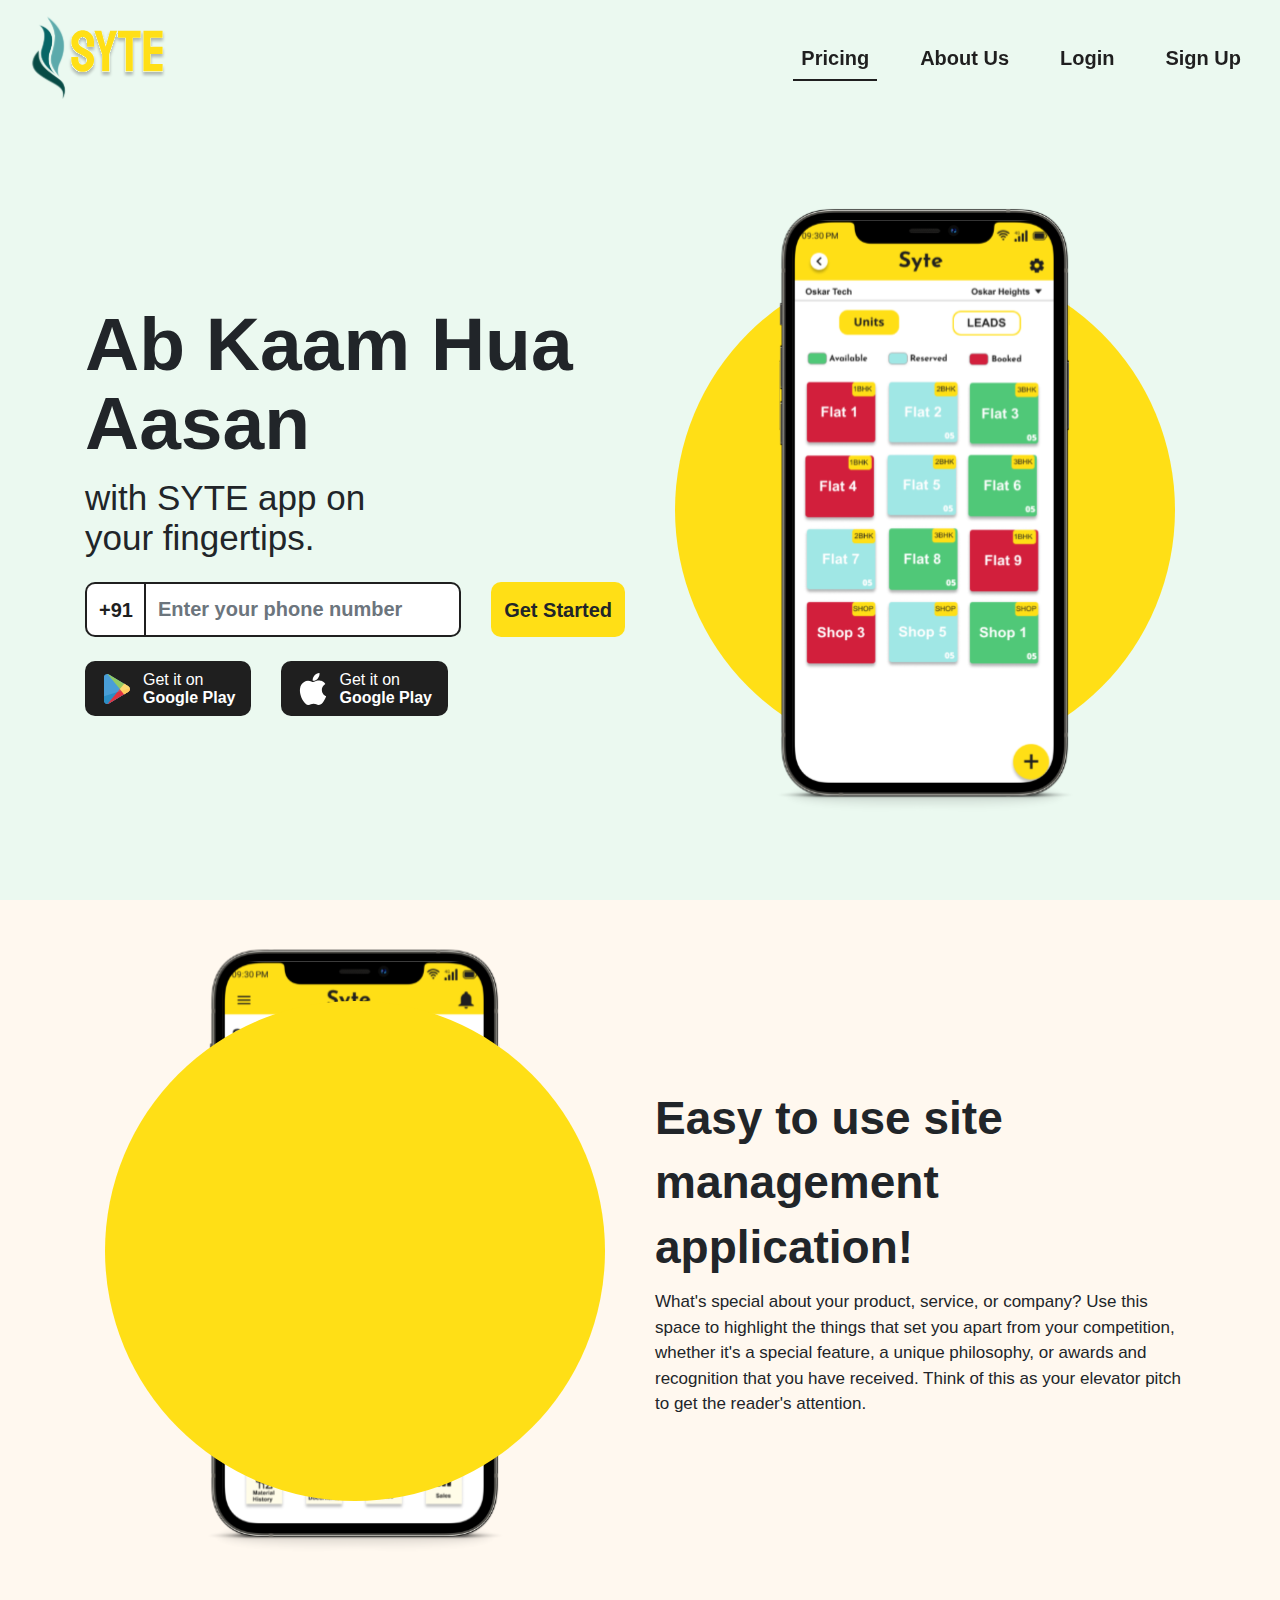
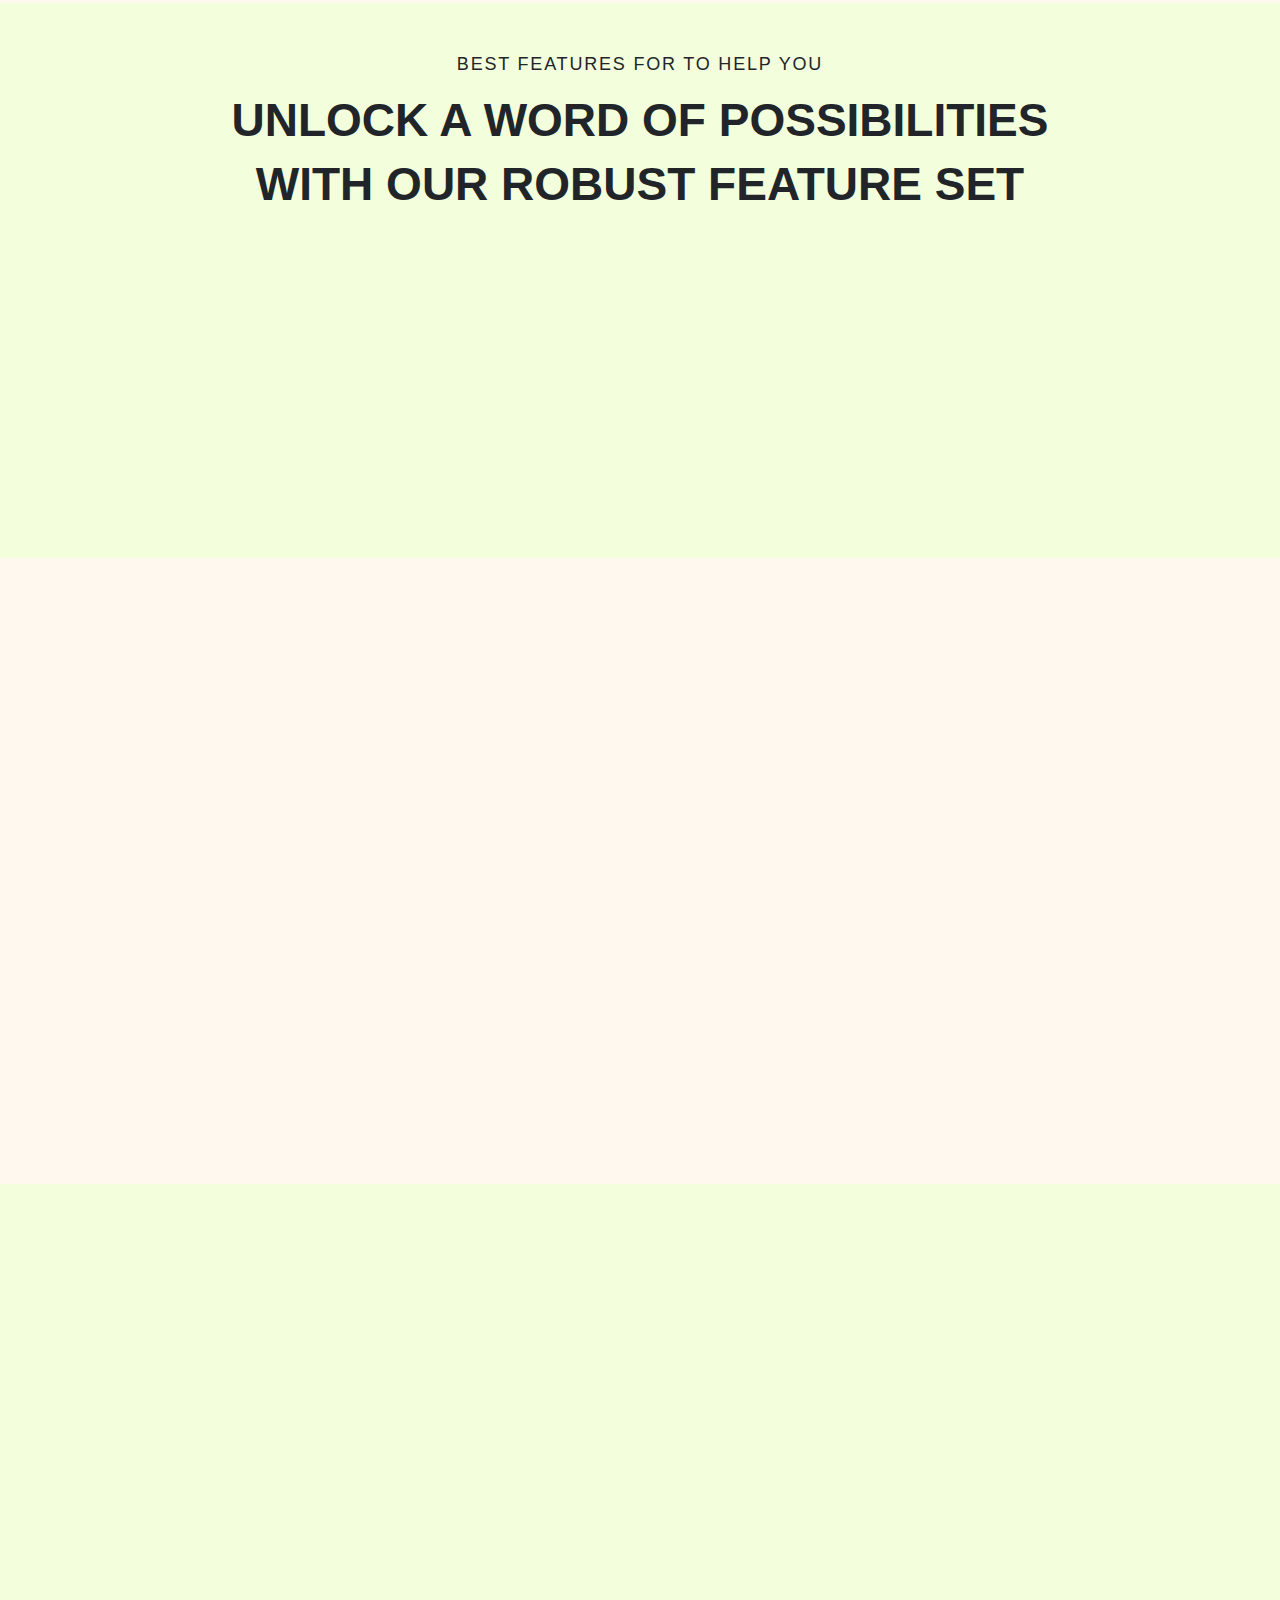
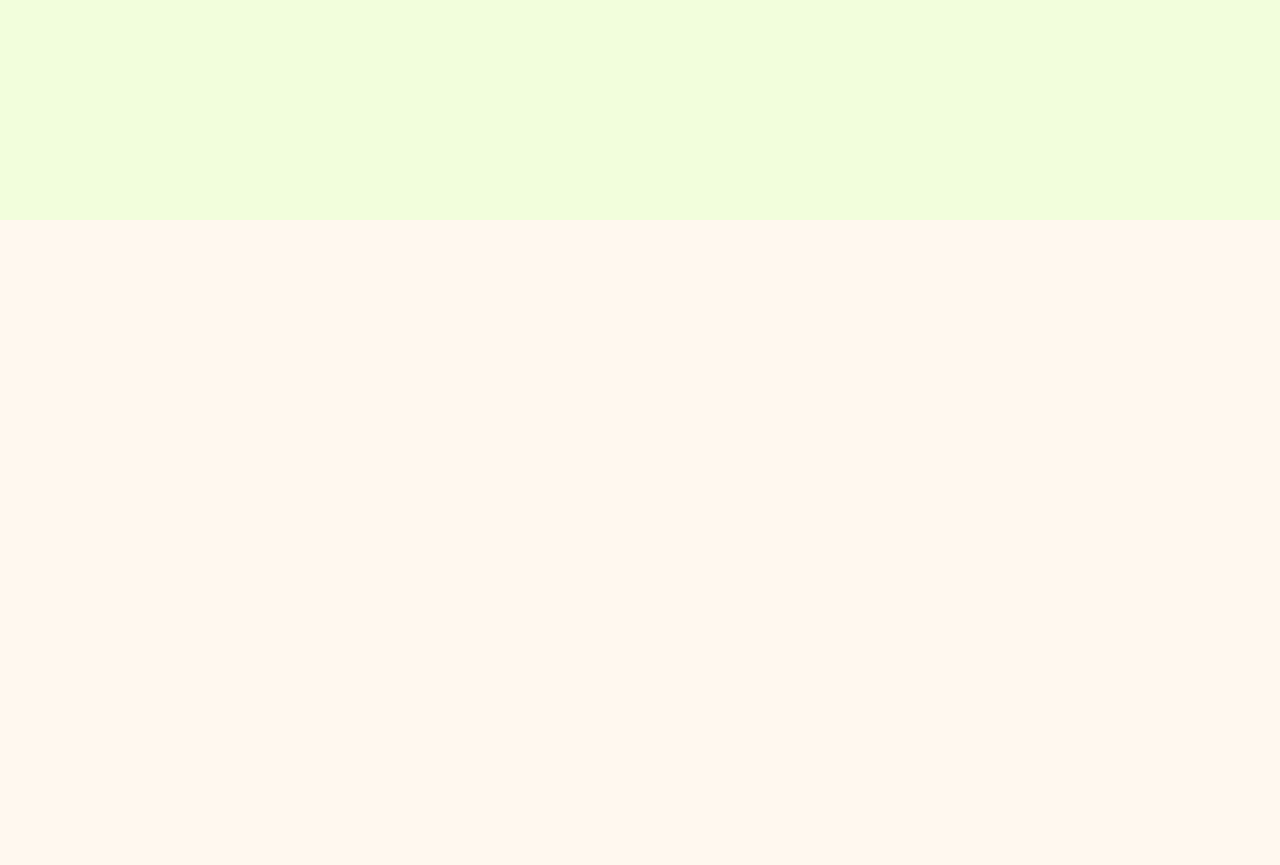
<file: index.html>
<!DOCTYPE html>
<html lang="en">
<head>
    <meta charset="UTF-8">
    <meta http-equiv="X-UA-Compatible" content="IE=edge">
    <meta name="viewport" content="width=device-width, initial-scale=1.0">
    <title>SYTE</title>
    <link rel="stylesheet" href="./assets/libs/bootstrap/bootstrap.min.css">
    <link rel="stylesheet" href="./assets/css/style.min.css">
    <link href="https://unpkg.com/aos@2.3.1/dist/aos.css" rel="stylesheet">
</head>
<body>
    <div class="container-fluid header fixed-top top-0 w-100">
        <nav class="navbar navbar-expand-md bg-theme2 headersection">
            <a class="navbar-brand" href="#">
                <img src="assets/img/logo/logo.svg" class="h-100" alt="">
            </a>
            <button class="navbar-toggler d-none" type="button" data-toggle="collapse" data-target="#navbarsExample04"
                aria-controls="navbarsExample04" aria-expanded="false" aria-label="Toggle navigation">
                <span class="navbar-toggler-icon"></span>
            </button>
            <button class="offcanvasBtn shadow-none border-0">
                <img src="assets/img/menu.svg" class="w-100 h-auto" alt="">
            </button>
            <div class="collapse navbar-collapse navitems" id="navbarsExample04">
                <ul class="navbar-nav ml-auto">
                    <li class="nav-item active"><a class="nav-link d-inline-block" href="#">Pricing <span class="sr-only">(current)</span></a></li>
                    <li class="nav-item"><a class="nav-link d-inline-block" href="#">About Us</a></li>
                    <li class="nav-item"><a class="nav-link d-inline-block" href="#">Login</a></li>
                    <li class="nav-item"><a class="nav-link d-inline-block" href="#">Sign Up</a></li>
                </ul>
            </div>
        </nav>
    </div>

    <div class="container-fluid heroSection pt-5 pb-4 pb-sm-5 vh-100">
        <div class="container innersection mt-sm-5 mt-4 h-100">
            <div class="row justify-content-between align-items-center h-100">
                <div class="col-lg-6 col-md-7 contantSide px-0 order-md-1 order-2">
                    <div class="row mx-0 text-sm-left text-center">
                        <div class="col-12 mainHeading">Ab Kaam Hua Aasan</div>
                        <div class="col-lg-8 subHeading mt-lg-3">with SYTE app on your fingertips.</div>
                        <div class="col-12 px-0 my-lg-4 my-sm-3 mt-3">
                            <div class="row mx-0 align-items-center inputBox">
                                <div class="col">
                                    <div class="input-group ">
                                        <div class="input-group-prepend">
                                            <span class="input-group-text bg-white" id="basic-addon1">+91</span>
                                        </div>
                                        <input type="tel" class="form-control  shadow-none" placeholder="Enter your phone number" aria-label="Enter your phone number" aria-describedby="basic-addon1">
                                    </div>
                                </div>
                                <div class="col-auto getBtn m"><button type="button" class="btn customBtn shadow-none">Get Started</button></div>
                            </div>
                        </div>
                        <div class="col-12 px-0">
                            <div class="row mx-0 align-items-center androidBtn justify-content-center justify-content-md-start">
                                <div class="col-auto">
                                    <a href="javascript:;" class="android_btn py-2 px-3 border-0 text-white d-flex align-items-center justify-content-center">
                                        <div class="icon pe-1"><img src="assets/img/Playstore.svg" class="w-sm-100 w-90" alt=""></div>
                                        <div class="">
                                            <div class="text-left font-weight-normal">Get it on</div>
                                            <div class="font-weight-bold">Google Play</div>
                                        </div>
                                    </a>
                                </div>
                                <div class="col-auto">
                                    <a href="javascript:;" class="android_btn py-2 px-3 border-0 text-white d-flex align-items-center justify-content-center">
                                        <div class="icon pe-1"><img src="assets/img/apple.svg" class="w-sm-100 w-90" alt=""></div>
                                        <div class="">
                                            <div class="text-left font-weight-normal">Get it on</div>
                                            <div class="font-weight-bold">Google Play</div>
                                        </div>
                                    </a>
                                </div>
                            </div>
                        </div>
                    </div>
                </div>
                <div class="col-lg-6 col-md-5 mockSide order-md-2 order-1">
                    <div class="heroimg mx-auto position-relative"><img src="assets/img/heroImg.svg" class="w-100 animateImg" alt=""></div>
                </div>
            </div>
        </div>
    </div>

    <div class="container-fluid applicationFluid h-100">
        <div class="container applicationContainer h-100 pt-5 pb-sm-5 pb-4">
            <div class="row h-100 align-items-center">
                <div class="col-md-6 col-12">
                    <div class="applicationImg">
                        <img src="assets/img/application.svg" class="animateImg" alt="">
                    </div>
                </div>
                <div class="col-md-6 col-12">
                    <div class="row">
                        <div class="col-12">
                            <div class="applictionMainHeading">Easy to use site management application!</div>
                        </div>
                        <div class="col-12">
                            <div class="applictionSubHeading">
                                What's special about your product,
                            service, or company? Use this space to
                            highlight the things that set you apart
                            from your competition, whether it's a
                            special feature, a unique philosophy, or
                            awards and recognition that you have
                            received. Think of this as your elevator
                            pitch to get the reader's attention.
                            </div>
                        </div>
                    </div>
                </div>
            </div>
        </div>
    </div>
    
    <div class="container-fluid featuresFluid h-100">
        <div class="container featuresContainer h-100 pt-5 pb-sm-5 pb-4">
            <div class="row featuresbg h-100 pb-3 pb-sm-5">
                <div class="col-12 featuresMainHeading text-center">BEST FEATURES FOR TO HELP YOU</div>
                <div class="col-12 featuresSubHeading text-center">UNLOCK A WORD OF POSSIBILITIES <br class="d-none d-lg-block"> WITH OUR ROBUST FEATURE SET</div>
            </div>
            <div class="row">
                <div class="col-xxl-3 col-xl-3 col-lg-3 col-md-6 col-sm-6 col-12" data-aos="fade-up"
                data-aos-offset="100"
                data-aos-easing="ease-in-sine">
                    <div class="featureCard">
                        <div class="row pb-3">
                            <div class="col-12">
                                <div class="featureImgBg d-flex align-items-center justify-content-center">
                                    <div class="featureImg">
                                        <img src="assets/img/revenue.svg" alt="">
                                    </div>
                                </div>
                            </div>
                            <div class="col-12 featutrePara">
                                Write here a <strong>key feature</strong> of the app or software that is being advertised here.
                            </div>
                        </div>
                    </div>
                </div>
                <div class="col-xxl-3 col-xl-3 col-lg-3 col-md-6 col-sm-6 col-12" data-aos="fade-up"
                data-aos-offset="200"
                data-aos-easing="ease-in-sine">
                    <div class="featureCard">
                        <div class="row pb-3">
                            <div class="col-12">
                                <div class="featureImgBg d-flex align-items-center justify-content-center">
                                    <div class="featureImg">
                                        <img src="assets/img/i3.svg" alt="">
                                    </div>
                                </div>
                            </div>
                            <div class="col-12 featutrePara">
                                Write here a <strong>key feature</strong> of the app or software that is being advertised here.
                            </div>
                        </div>
                    </div>
                </div>
                <div class=" col-xxl-3 col-xl-3 col-lg-3 col-md-6 col-sm-6 col-12" data-aos="fade-up"
                data-aos-offset="300"
                data-aos-easing="ease-in-sine">
                    <div class="featureCard">
                        <div class="row pb-3">
                            <div class="col-12">
                                <div class="featureImgBg d-flex align-items-center justify-content-center">
                                    <div class="featureImg">
                                        <img src="assets/img/s.svg" alt="">
                                    </div>
                                </div>
                            </div>
                            <div class="col-12 featutrePara">
                                Write here a <strong>key feature</strong> of the app or software that is being advertised here.
                            </div>
                        </div>
                    </div>
                </div>
                <div class=" col-xxl-3 col-xl-3 col-lg-3 col-md-6 col-sm-6 col-12" data-aos="fade-up"
                data-aos-offset="400"
                data-aos-easing="ease-in-sine">
                    <div class="featureCard">
                        <div class="row pb-sm-3">
                            <div class="col-12">
                                <div class="featureImgBg d-flex align-items-center justify-content-center">
                                    <div class="featureImg">
                                        <img src="assets/img/i4.svg" alt="">
                                    </div>
                                </div>
                            </div>
                            <div class="col-12 featutrePara">
                                Write here a <strong>key feature</strong> of the app or software that is being advertised here.
                            </div>
                        </div>
                    </div>
                </div>
            </div>
        </div>
    </div>
    
    
    <div class="container-fluid pt-5 pb-sm-5 pb-4 manageSection overflow-hidden">
        <div class="container" data-aos="fade-up"
        data-aos-offset="500"
        data-aos-easing="linear">
            <div class="row align-items-center">
                <div class="col-lg-6 col-md-7 col-12 leftSection">
                    <div class="rounded-circle cirleBox">
                        <div class="imagesBox">
                            <div class="topLeftImg">
                                <img src="assets/img/bricks.svg" class="h-100 popUpAnimation" style="--d:0s" alt="">
                            </div>
                            <div class="topRightImg">
                                <img src="assets/img/steel.svg" class="h-100 popUpAnimation" style="--d:1s" alt="">
                            </div>
                            <div class="bottomLeftImg"> 
                                <img src="assets/img/tools.svg" class="h-100 popUpAnimation" style="--d:3s" alt="">
                            </div>
                            <div class="bottomRighttImg">
                                <img src="assets/img/trafic-stand.svg" class="h-100 popUpAnimation" style="--d:2s" alt="">
                            </div>
                        </div>
                        <div class="row mx-0 w-100">
                            <div class="col-12 textBox box1 position-relative">
                                <div class="row mx-0 align-items-center">
                                    <div class="col px-0">Cement Used</div>
                                    <div class="col-xl-3 col-4 text-center text-right">On-site</div>
                                    <div class="col-3 text-right text-danger px-0">-50 bags</div>
                                </div>
                            </div>
                            <div class="col-12 textBox box2">
                                <div class="row mx-0 align-items-center">
                                    <div class="col px-0">Steel</div>
                                    <div class="col-xl-3 col-4 text-center text-right">On-site</div>
                                    <div class="col-3 text-right text-success px-0">+20 tonne</div>
                                </div>
                            </div>
                            <div class="col-12 textBox box3">
                                <div class="row mx-0 align-items-center">
                                    <div class="col px-0">Sand/M </div>
                                    <div class="col-xl-3 col-4 text-center text-right">On-site</div>
                                    <div class="col-3 text-right text-success px-0">+10 brass</div>
                                </div>
                            </div>
                            <div class="col-12 textBox box4">
                                <div class="row mx-0 align-items-center">
                                    <div class="col px-0">Ash Bricks </div>
                                    <div class="col-xl-3 col-4 text-center text-right">On-site</div>
                                    <div class="col-3 text-right text-danger px-0">-150 bags</div>
                                </div>
                            </div>
                            <div class="col-12 textBox box5">
                                <div class="row mx-0 align-items-center">
                                    <div class="col px-0">Cement Used</div>
                                    <div class="col-xl-3 col-4 text-center text-right">On-site</div>
                                    <div class="col-3 text-right text-danger px-0">-50 bags</div>
                                </div>
                            </div>
                        </div>
                    </div>
                </div>
                <div class="col-lg-6 col-md-5 col-12 rightSection">
                    <div class="row gap-4">
                        <div class="col-12 secHeading">Manage Inventory Seamlessly</div>
                        <div class="col-12 secText">
                            Testimonials are short quotes from peoplewho love your brand. 
                            It's a great way to convince customers to try your services
                        </div>
                        <div class="col-12 secText">
                            Testimonials are short quotes from people who love your brand. 
                            It's a great way to convince customers to try your services.
                        </div>
                        <div class="col-12 secText">
                            Testimonials are short quotes from people who love your brand. 
                            It's a great way to convince customers to try your services.
                        </div>
                    </div>
                </div>
            </div>
        </div>
    </div>

   
    <div class="container-fluid paymentsection pb-md-5 pb-4 pt-5 overflow-hidden">
        <div class="container paymentInner"  data-aos="fade-up"
        data-aos-offset="500"
        data-aos-easing="linear">
            <div class="row paymentRow align-items-center">
                <div class="col-md-6 order-2 order-md-1">
                    <div class="paymentContent">
                        <div class="row">
                            <div class="col-md-12">
                                <div class="paymentHeading">
                                    Send Payment Reminders to Recover Dues
                                </div>
                            </div>
                            <div class="col-md-12">
                                <div class="paymentPara">
                                    Write a paragraph that talks about your company here. You can talk about your
                                    company's background, history, mission, vision, or philosophy. Anything that will
                                    introduce your brand's persona to your clients. This will help build a connection
                                    between you and them, that hopefully leads into a working relationship.
                                </div>
                            </div>
                        </div>
                    </div>
                </div>
                <div class="col-md-6 order-1 px-0 px-sm-3 order-md-2 mb-4 mb-md-0">
                    <div class="paymentAmount  position-relative">
                        <div class="paymentAmountDetailOuter p-1 p-xl-3">
                            <div class="paymentAmountContent shadow px-2 px-sm-3 py-2">
                                <div class="row">
                                    <div class="col-md-12 mb-3">
                                        <div class="paymentAmountHeading text-center">
                                            Dues
                                        </div>
                                    </div>
                                    <div class="col-md-12 mb-3">
                                        <div class="row">
                                            <div class="col-auto">
                                                <div class="paymentAmountTitle">
                                                    Amount Receivable
                                                </div>
                                            </div>
                                            <div class="col pr-4 pr-xl-5">
                                                <div class="paymentAmountText text-right">
                                                    XXXX
                                                </div>
                                            </div>
                                        </div>
                                    </div>
                                    <div class="col-md-12 mb-3">
                                        <div class="row">
                                            <div class="col-auto">
                                                <div class="paymentAmountTitle">
                                                    Date of Payment
                                                </div>
                                            </div>
                                            <div class="col pr-4 pr-xl-5">
                                                <div class="paymentAmountText text-right">
                                                    XXXX
                                                </div>
                                            </div>
                                        </div>
                                    </div>
                                    <div class="col-md-12">
                                        <div class="paymentLink">
                                            <ul class="paymentLinkItem">
                                                <li class="paymentLinkItems">
                                                    <a href="javascript:;" class="paymentLinkItemLink">
                                                        <img src="assets/img/call.svg" class="w-100 h-100" alt="">
                                                    </a>
                                                </li>
                                                <li class="paymentLinkItems">
                                                    <a href="javascript:;" class="paymentLinkItemLink">
                                                        <img src="assets/img/notification.svg" class="w-100 h-100" alt="">
                                                    </a>
                                                </li>
                                                <li class="paymentLinkItems">
                                                    <a href="javascript:;" class="paymentLinkItemLink">
                                                        <img src="assets/img/edit.svg" class="w-100 h-100" alt="">
                                                    </a>
                                                </li>
                                            </ul>
                                        </div>
                                    </div>
                                </div>
                            </div>
                        </div>
                        
                    <div class="paymentIcons1">
                        <img src="assets/img/payment3d.svg" class="w-100 h-100 popUpAnimation" style="--d:0s" alt="">
                    </div>
                    <div class="paymentIcons2">
                        <img src="assets/img/whatsapp3d.svg" class="w-100 h-100 popUpAnimation" style="--d:1s" alt="">
                    </div>
                    <div class="paymentIcons3">
                        <img src="assets/img/mike3d.webp" class="w-100 h-100 popUpAnimation" style="--d:2s" alt="">
                    </div>
                    <div class="paymentIcons4">
                        <img src="assets/img/calendar3d.svg" class="w-100 h-100 popUpAnimation" style="--d:3s" alt="">
                    </div>
                    </div>
                </div>
            </div>
        </div>
    </div>

    <div class="container-fluid contactUsPage pb-md-5 pb-4 pt-5 overflow-hidden">
        <div class="container">
            <div class="row align-items-center justify-content-between">
                <div class="col-md-7 col-xl-5 mb-md-0 mb-4" data-aos="fade-right"
                data-aos-offset="400"
                data-aos-easing="linear">
                    <div class="card submitcard shadow">
                        <div class="card-body cardBody">
                            <form action="" class="contactForm">
                                <div class="row">
                                    <div class="col-12">
                                        <div class="contactHeading">Get In Touch</div>
                                    </div>
                                    <div class="col-12">
                                        <div class="form-group">
                                            <label for="firstName">Full Name</label>
                                            <input type="text" class="form-control shadow-sm" id="firstName" placeholder="">
                                        </div>
                                    </div>
                                    <div class="col-md-6">
                                        <div class="form-group">
                                            <label for="phone">Phone number</label>
                                            <input type="tel" class="form-control shadow-sm" id="phone" placeholder="">
                                        </div>
                                    </div>
                                    <div class="col-md-6">
                                        <div class="form-group">
                                            <label for="email">Email address</label>
                                            <input type="email" class="form-control shadow-sm" id="email" placeholder="">
                                        </div>
                                    </div>
                                    <div class="col-md-12">
                                        <div class="form-group">
                                            <label for="business">Business name (optional)</label>
                                            <input type="text" class="form-control shadow-sm" id="business" placeholder="">
                                        </div>
                                    </div>
                                    <div class="col-12">
                                        <div class="form-group">
                                            <label for="message">Message</label>
                                            <textarea class="form-control shadow-sm" placeholder="Your message here.." id="message" rows="3"></textarea>
                                        </div>
                                    </div>
                                    <div class="col-md-12">
                                        <button class="btn submitButton" type="button">Submit</button>
                                    </div>
                                </div>
                            </form>
                        </div>
                    </div>
                </div>
                <div class="col-md-5 col-xl-6" data-aos="fade-left"
                data-aos-offset="400"
                data-aos-easing="linear">
                    <div class="contactDetail">
                        <div class="row ">
                            <div class="col-12 mb-md-4 mb-3">
                                <div class="headingLeft">Contact</div>
                            </div>
                            <div class="col-md-12">
                                <div class="row d-flex">
                                    <div class="col-auto mb-3 ">
                                        <div class="d-flex align-items-center">
                                            <div class="contactDetailImg ">
                                                <img src="assets/img/call.svg" alt=""></div>
                                            <div class="contactDetailText">(123) 456-7890</div>
                                        </div>
                                    </div>
                                    <div class="col mb-3">
                                        <div class="d-flex align-items-center">
                                            <div class="contactDetailImg">
                                                <img src="assets/img/mail.svg" alt="">
                                            </div>
                                            <div class="contactDetailText">syteapplication@gmail.com</div>
                                        </div>
                                    </div>
                                </div>
                            </div>
                            <div class="col-12 mb-md-3">
                                <div class="contactDetailTitle">
                                    Social
                                </div>
                                <ul class="socialIconItem">
                                    <li class="socialIconItems"><a href="javascript:;" class="socialIconItemsLink fb"><img src="assets/img/face booksvg.svg" class="w-100 h-100" alt=""></a></li>
                                    <li class="socialIconItems"><a href="javascript:;" class="socialIconItemsLink wa"><img src="assets/img/whatsapp.svg" class="w-100 h-100" alt=""></a></li>
                                    <li class="socialIconItems"><a href="javascript:;" class="socialIconItemsLink ins"><img src="assets/img/instagram.svg" class="w-100 h-100" alt=""></a></li>
                                    <li class="socialIconItems"><a href="javascript:;" class="socialIconItemsLink yt"><img src="assets/img/you-tube.svg" class="w-100 h-100" alt=""></a></li>
                                    <li class="socialIconItems"><a href="javascript:;" class="socialIconItemsLink pin"><img src="assets/img/pintrest.svg" class="w-100 h-100" alt=""></a></li>
                                    <li class="socialIconItems"><a href="javascript:;" class="socialIconItemsLink link"><img src="assets/img/linkedin.svg" class="w-100 h-100" alt=""></a></li> 
                                </ul>
                            </div>
                        </div>
                    </div>
                </div>
            </div>
        </div>
    </div>

    <!-------------off canvas ------------------->
    <div class="offcanvasSection hide bg-white">
        <div class="offcanvasInner">
            <div class="offcanvasHeader">
                <div class="d-flex justify-content-between align-items-center">
                    <div class="offcanvasLogoImg">
                        <img src="assets/img/logo/logo.svg" class="w-100 h-100" alt="">
                    </div>
                    <div class="offcanvasBtn closeBtn">
                        <img src="assets/img/closeBtn.svg" class="w-100 h-100" alt="">
                    </div>
                </div>
            </div>
            <div class="offcanvasBody">
                <ul class="offcanvasItems">
                    <li class="offcanvasList">
                        <a href="javascript:;" class="offcanvasListLink">
                            Pricing 
                        </a>
                    </li>
                    <li class="offcanvasList">
                        <a href="javascript:;" class="offcanvasListLink">
                            About Us 
                        </a>
                    </li>
                    <li class="offcanvasList">
                        <a href="javascript:;" class="offcanvasListLink">
                            Login 
                        </a>
                    </li>
                    <li class="offcanvasList">
                        <a href="javascript:;" class="offcanvasListLink">
                            Sign Up 
                        </a>
                    </li>
                </ul>
            </div>
        </div>
    </div>

    <div class="modalbackdrop hidden"></div>

    <script src="https://code.jquery.com/jquery-3.4.1.slim.min.js" integrity="sha384-J6qa4849blE2+poT4WnyKhv5vZF5SrPo0iEjwBvKU7imGFAV0wwj1yYfoRSJoZ+n" crossorigin="anonymous"></script>
    <script src="https://cdn.jsdelivr.net/npm/popper.js@1.16.0/dist/umd/popper.min.js" integrity="sha384-Q6E9RHvbIyZFJoft+2mJbHaEWldlvI9IOYy5n3zV9zzTtmI3UksdQRVvoxMfooAo" crossorigin="anonymous"></script>
    <script src="https://cdn.jsdelivr.net/npm/bootstrap@4.4.1/dist/js/bootstrap.min.js" integrity="sha384-wfSDF2E50Y2D1uUdj0O3uMBJnjuUD4Ih7YwaYd1iqfktj0Uod8GCExl3Og8ifwB6" crossorigin="anonymous"></script>
    <script src="./assets/libs/bootstrap/bootstrap.bundle.min.js"></script>
    <script src="https://unpkg.com/aos@2.3.1/dist/aos.js"></script>


    <script>
        AOS.init();
    </script>

    <script>
        var offcanvasBtn = document.querySelectorAll('.offcanvasBtn');
        var offcanvasSection = document.querySelector('.offcanvasSection');
        var crossimg = document.querySelector('.crossimg');
        var backdropModal = document.querySelector('.modalbackdrop');
        offcanvasBtn.forEach(offbtn =>{
            offbtn.addEventListener('click', () => {
            
            if(offcanvasSection.classList.contains('hide')){
                offcanvasSection.classList.remove('hide');
                offcanvasSection.classList.add('show');
                
                if (backdropModal.classList.contains('hidden')){
                    backdropModal.classList.remove('hidden');
                    backdropModal.classList.add('shows');
                    
                }

                document.querySelector("body").style.overflow = "hidden";
            }
            else if(offcanvasSection.classList.contains('show')) {
                offcanvasSection.classList.remove('show');
                offcanvasSection.classList.add('hide');
                
                if(backdropModal.classList.contains('shows')) {
                        backdropModal.classList.remove('shows');
                        backdropModal.classList.add('hidden');
                    }
                    document.querySelector("body").style.overflow = "auto";
            }
            });
        })
    </script>

        
    <script>
        $(window).scroll(function () {
            var scroll = $(window).scrollTop();
            if (scroll >= 30) {
            $(".header").addClass("Header_fix");
            } else {
            $(".header").removeClass("Header_fix");
            }
        });
    </script>
</body>
</html>
</file>
<file: assets/css/style.min.css>
.header{z-index:5;background-color:rgba(0,0,0,0);transition:all .3s ease-in-out}.header.Header_fix{background-color:#ebf9f0}.header.Header_fix .navbar-brand{height:75px}.headersection .navbar-brand{height:100px;transition:all .3s ease-in-out}.headersection .navitems .navbar-nav{gap:35px}.headersection .navitems .navbar-nav .nav-item .nav-link{font-weight:600;font-size:20px;transition:all ease-in-out .3s;position:relative;color:#1f1f1f}.headersection .navitems .navbar-nav .nav-item .nav-link::before{content:"";width:0px;height:2px;position:absolute;left:0;background-color:#1f1f1f;bottom:0;transition:all ease-in-out .3s}.headersection .navitems .navbar-nav .nav-item .nav-link:hover::before{width:100%}.headersection .navitems .navbar-nav .nav-item.active .nav-link::before{width:100%}.headersection .offcanvasBtn{background-color:rgba(0,0,0,0);border:none;padding:0;display:none}.headersection .offcanvasBtn:focus{outline:none !important}.heroSection{min-height:100vh;background-color:#ebf9f0}.heroSection .innersection{padding-top:25px}.heroSection .innersection .contantSide .mainHeading{font-size:75px;font-weight:600;line-height:105%}.heroSection .innersection .contantSide .subHeading{font-size:35px;font-weight:500;line-height:normal}.heroSection .innersection .contantSide .inputBox .input-group-prepend,.heroSection .innersection .contantSide .inputBox .form-control{height:55px}.heroSection .innersection .contantSide .inputBox .input-group-prepend span{border-right:none;border-radius:10px 0px 0px 10px}.heroSection .innersection .contantSide .inputBox span,.heroSection .innersection .contantSide .inputBox .form-control{color:#1f1f1f;border:2px solid #1f1f1f;font-size:20px;font-weight:bolder}.heroSection .innersection .contantSide .inputBox .form-control{border-radius:0px 10px 10px 0px}.heroSection .innersection .contantSide .customBtn{background-color:#ffdf16;font-weight:bold;height:55px;transition:all .3s ease-in-out;font-size:20px;border-radius:10px}.heroSection .innersection .contantSide .customBtn:hover{background-color:#eccc00}.heroSection .innersection .contantSide .androidBtn .android_btn{text-decoration:none;background-color:#1f1f1f;transition:all .3s ease-in-out;gap:10px;font-size:16px;line-height:normal;height:55px;border-radius:10px}.heroSection .innersection .contantSide .androidBtn .android_btn:hover{background-color:#393939}.heroSection .innersection .mockSide{position:relative}.heroSection .innersection .mockSide::before{max-width:500px;height:100%;width:100%;max-height:500px;border-radius:100%;content:"";position:absolute;inset:0;margin:auto;background-color:#ffdf16}.heroSection .innersection .mockSide .heroimg{max-width:300px}.animateImg{animation:howtowork2 2s ease-in-out infinite alternate-reverse both}@keyframes howtowork2{0%{transform:translateX(8px)}100%{transform:translateX(-8px)}}@media(max-width: 1199.98px){.headersection .navbar-brand{height:80px}.heroSection{min-height:auto;height:auto !important}.heroSection .innersection .contantSide .mainHeading{font-size:65px}.heroSection .innersection .contantSide .subHeading{font-size:32px}.heroSection .innersection .contantSide .inputBox .input-group-prepend,.heroSection .innersection .contantSide .inputBox .form-control{height:52px}.heroSection .innersection .contantSide .inputBox span,.heroSection .innersection .contantSide .inputBox .form-control{font-size:17px}.heroSection .innersection .contantSide .customBtn{height:52px;font-size:18px}.heroSection .innersection .contantSide .android_btn{font-size:15px;height:52px}.heroSection .innersection .mockSide{position:relative}.heroSection .innersection .mockSide::before{max-width:400px;max-height:400px}.heroSection .innersection .mockSide .heroimg{max-width:250px}}@media(max-width: 991.98px){.heroSection .innersection .contantSide .mainHeading{font-size:45px}.heroSection .innersection .contantSide .subHeading{font-size:25px}.heroSection .innersection .contantSide .inputBox .input-group-prepend,.heroSection .innersection .contantSide .inputBox .form-control{height:45px}.heroSection .innersection .contantSide .inputBox span,.heroSection .innersection .contantSide .inputBox .form-control{font-size:15px;padding:5px 8px}.heroSection .innersection .contantSide .customBtn{height:45px;font-size:16px}.heroSection .innersection .contantSide .android_btn{font-size:14px;height:45px}.heroSection .innersection .mockSide{position:relative}.heroSection .innersection .mockSide::before{max-width:300px;max-height:300px}.heroSection .innersection .mockSide .heroimg{max-width:200px}}@media(max-width: 767.98px){.header{background-color:#ebf9f0}.header.Header_fix .navbar-brand{height:60px}.headersection .navbar-brand{height:65px}.headersection .navitems .navbar-nav{gap:35px}.headersection .offcanvasBtn{width:25px;display:flex}.heroSection .innersection .contantSide .mainHeading{text-align:center;font-size:35px}.heroSection .innersection .contantSide .subHeading{text-align:center}.heroSection .innersection .contantSide .inputBox .input-group-prepend,.heroSection .innersection .contantSide .inputBox .form-control{height:45px}.heroSection .innersection .contantSide .inputBox span,.heroSection .innersection .contantSide .inputBox .form-control{border:1px solid #1f1f1f}.heroSection .innersection .contantSide .customBtn{height:45px}.heroSection .innersection .contantSide .android_btn{height:45px}.heroSection .innersection .mockSide::before{max-width:350px;max-height:350px}}@media(max-width: 575.98px){.header.Header_fix .navbar-brand{height:55px}.headersection{padding-left:0;padding-right:0}.headersection .navbar-brand{height:60px;padding:0}.headersection .offcanvasBtn{width:25px}.heroSection .innersection .contantSide .mainHeading{font-size:30px}.heroSection .innersection .contantSide .subHeading{font-size:20px}.heroSection .innersection .contantSide .inputBox span,.heroSection .innersection .contantSide .inputBox .form-control{font-size:15px}.heroSection .innersection .contantSide .customBtn{font-size:15px}.heroSection .innersection .contantSide .androidBtn{gap:12px}.heroSection .innersection .contantSide .androidBtn .col-auto{padding:0}.heroSection .innersection .contantSide .androidBtn .android_btn{padding:4px 8px !important;font-size:13px;gap:5px}}@media screen and (max-width: 450px){.headersection{padding-left:0;padding-right:0}.headersection .navbar-brand{padding:0}.headersection .offcanvasBtn{width:25px;display:flex}.heroSection .innersection .contantSide .inputBox{margin:0px !important;gap:10px}.heroSection .innersection .contantSide .inputBox .getBtn{margin-bottom:10px;min-width:100%}.heroSection .innersection .contantSide .customBtn{width:100%}.heroSection .innersection .mockSide::before{max-width:300px;max-height:300px}.heroSection .innersection .mockSide .heroimg{max-width:180px}}.featuresFluid{background-color:#f2fedc}.featuresFluid .featuresContainer .featuresbg .featuresMainHeading{font-size:18px;font-weight:500;letter-spacing:.1em;margin-bottom:10px}.featuresFluid .featuresContainer .featuresbg .featuresSubHeading{font-size:46px;font-weight:600;line-height:1.4}.featuresFluid .featuresContainer .featureCard .featureImgBg{width:150px;height:150px;background-color:#ffdf16;border-radius:50%;margin:auto;transition:all .5s;position:relative}.featuresFluid .featuresContainer .featureCard .featureImgBg .featureImg{height:100px}.featuresFluid .featuresContainer .featureCard .featureImgBg .featureImg img{width:100%;height:100%}.featuresFluid .featuresContainer .featureCard .featutrePara{font-size:17px;font-weight:500;text-align:center;line-height:normal;margin-top:20px}.applicationFluid{background-color:#fff8ef}.applicationFluid .applicationContainer .applicationImg{text-align:center;position:relative}.applicationFluid .applicationContainer .applicationImg::before{max-width:500px;height:100%;width:100%;max-height:500px;border-radius:100%;content:"";position:absolute;inset:0;margin:auto;background-color:#ffdf16}.applicationFluid .applicationContainer .applicationImg img{width:100%;max-width:300px}.applicationFluid .applicationContainer .applictionMainHeading{font-size:46px;font-weight:700;line-height:1.4;margin-bottom:10px}.applicationFluid .applicationContainer .applictionSubHeading{font-size:17px}@media(max-width: 1199.98px){.featuresFluid .featuresContainer .featuresbg .featuresSubHeading{font-size:36px}.applicationFluid .applicationContainer .applictionMainHeading{font-size:36px}}@media(max-width: 991.98px){.featuresFluid .featuresContainer .featuresbg .featuresSubHeading{font-size:30px}.featuresFluid .featuresContainer .featureCard .featureImgBg{width:120px;height:120px}.featuresFluid .featuresContainer .featureCard .featureImgBg .featureImg{height:70px}.applicationFluid .applicationContainer .applicationImg{margin:auto}.applicationFluid .applicationContainer .applicationImg::before{max-width:300px;max-height:300px}.applicationFluid .applicationContainer .applicationImg img{max-width:200px}.applicationFluid .applicationContainer .applictionMainHeading{font-size:30px}}@media(max-width: 767.98px){.featuresFluid .featuresContainer .featuresbg .featuresMainHeading{font-size:17px}.featuresFluid .featuresContainer .featuresbg .featuresSubHeading{font-size:25px;line-height:normal}.featuresFluid .featuresContainer .featureCard .featureImgBg{width:100px;height:100px}.featuresFluid .featuresContainer .featureCard .featureImgBg .featureImg{height:40px}.featuresFluid .featuresContainer .featureCard .featutrePara{font-size:15px}.applicationFluid .applicationContainer .applicationImg::before{max-width:350px;max-height:350px}.applicationFluid .applicationContainer .applictionMainHeading{font-size:25px;line-height:1.5;text-align:center}.applicationFluid .applicationContainer .applictionSubHeading{font-size:15px;text-align:center}}@media(max-width: 575.98px){.featuresFluid .featuresContainer .featuresbg .featuresMainHeading{font-size:12px}.featuresFluid .featuresContainer .featuresbg .featuresSubHeading{font-size:20px;line-height:normal}.featuresFluid .featuresContainer .featureCard .featureImgBg{width:80px;height:80px}.featuresFluid .featuresContainer .featureCard .featureImgBg .featureImg{height:40px}.featuresFluid .featuresContainer .featureCard .featutrePara{font-size:15px}.applicationFluid .applicationContainer .applictionMainHeading{margin-top:20px;font-size:25px;line-height:normal}.applicationFluid .applicationContainer .applictionSubHeading{font-size:14px}}@media only screen and (max-width: 499.99px){.applicationFluid .applicationContainer .applicationImg::before{max-width:300px;max-height:300px}.applicationFluid .applicationContainer .applicationImg img{max-width:180px}.applicationFluid .applicationContainer .applictionMainHeading{font-size:25px;line-height:1.5;text-align:center}.applicationFluid .applicationContainer .applictionSubHeading{font-size:15px;text-align:center}}.paymentsection{background-color:#f2fedc}.paymentsection .paymentInner .paymentRow .paymentContent .paymentHeading{font-size:46px;line-height:1.4;color:#1f1f1f;font-weight:700;margin-bottom:20px}.paymentsection .paymentInner .paymentRow .paymentContent .paymentPara{margin-bottom:15px;line-height:1.8;font-size:17px;color:#6c757d}.paymentsection .paymentInner .paymentRow .paymentAmount{border:8px solid #fff;background-color:#ffdf16;height:540px !important;width:100%;margin:auto;border-radius:50%;position:relative}.paymentsection .paymentInner .paymentRow .paymentAmount .paymentAmountDetailOuter{position:relative;top:50%;transform:translate(-50%, -50%);left:50%;width:100% !important;padding:23px !important;display:flex;align-items:center;justify-content:center}.paymentsection .paymentInner .paymentRow .paymentAmount .paymentAmountDetailOuter .paymentAmountContent{background-color:#f78702;border:8px solid #fff}.paymentsection .paymentInner .paymentRow .paymentAmount .paymentAmountDetailOuter .paymentAmountContent .paymentAmountHeading{font-size:22px;font-weight:500;color:#fff}.paymentsection .paymentInner .paymentRow .paymentAmount .paymentAmountDetailOuter .paymentAmountContent .paymentAmountTitle{color:#fff;font-size:16px;font-weight:500}.paymentsection .paymentInner .paymentRow .paymentAmount .paymentAmountDetailOuter .paymentAmountContent .paymentAmountText{color:#fff;font-size:16px;font-weight:500}.paymentsection .paymentInner .paymentRow .paymentAmount .paymentAmountDetailOuter .paymentAmountContent .paymentLink .paymentLinkItem{margin:0;padding:0;justify-content:end;display:flex}.paymentsection .paymentInner .paymentRow .paymentAmount .paymentAmountDetailOuter .paymentAmountContent .paymentLink .paymentLinkItem .paymentLinkItems{list-style:none;padding-right:14px}.paymentsection .paymentInner .paymentRow .paymentAmount .paymentAmountDetailOuter .paymentAmountContent .paymentLink .paymentLinkItem .paymentLinkItems .paymentLinkItemLink{width:20px;height:20px;display:flex}.paymentsection .paymentInner .paymentRow .paymentAmount .paymentAmountDetailOuter .paymentAmountContent .paymentLink .paymentLinkItem .paymentLinkItems .paymentLinkItemLink img{aspect-ratio:10/10;-o-object-fit:cover;object-fit:cover}.paymentsection .paymentInner .paymentRow .paymentAmount .paymentAmountDetailOuter .paymentAmountContent .paymentLink .paymentLinkItem .paymentLinkItems:last-child{padding-right:0px}.paymentsection .paymentInner .paymentRow .paymentIcons1{width:100px;height:100px;position:absolute;top:23%;left:-3%}.paymentsection .paymentInner .paymentRow .paymentIcons1 img{aspect-ratio:10/10;-o-object-fit:contain;object-fit:contain}.paymentsection .paymentInner .paymentRow .paymentIcons2{width:100px;height:100px;position:absolute;bottom:3%;left:11%}.paymentsection .paymentInner .paymentRow .paymentIcons2 img{aspect-ratio:10/10;-o-object-fit:contain;object-fit:contain}.paymentsection .paymentInner .paymentRow .paymentIcons3{width:100px;height:100px;position:absolute;right:3%;top:14%}.paymentsection .paymentInner .paymentRow .paymentIcons3 img{aspect-ratio:10/10;-o-object-fit:contain;object-fit:contain}.paymentsection .paymentInner .paymentRow .paymentIcons4{width:100px;height:100px;position:absolute;right:15%;bottom:8%}.paymentsection .paymentInner .paymentRow .paymentIcons4 img{aspect-ratio:10/10;-o-object-fit:contain;object-fit:contain}.contactUsPage{background-color:#fff8ef}.contactUsPage .submitcard{background-color:#f7fcf9}.contactUsPage .submitcard .cardBody .contactForm .contactHeading{font-size:46px;line-height:1.1;color:#1f1f1f;font-weight:600;margin-bottom:20px}.contactUsPage .submitcard .cardBody .contactForm .form-group label{font-size:14px;padding-bottom:2px;font-weight:600}.contactUsPage .submitcard .cardBody .contactForm .form-group .form-control{border:1px solid #dee2e6}.contactUsPage .submitcard .cardBody .contactForm .form-group .form-control:active,.contactUsPage .submitcard .cardBody .contactForm .form-group .form-control:hover,.contactUsPage .submitcard .cardBody .contactForm .form-group .form-control:focus{border:1px solid #ffdf16}.contactUsPage .submitcard .cardBody .contactForm .submitButton{border:none;position:relative;padding:8px 35px;border-radius:30px;display:inline-block;font-weight:600;font-size:16px;background-color:#ffdf16;box-shadow:none}.contactUsPage .submitcard .cardBody .contactForm .submitButton:hover{background-color:#e2c300}.contactUsPage .contactDetail .headingLeft{font-size:46px;line-height:1.1;color:#1f1f1f;font-weight:600;margin-bottom:20px}.contactUsPage .contactDetail .contactDetailTitle{font-size:20px;color:#1f1f1f;font-weight:600;padding-right:10px;padding-bottom:15px}.contactUsPage .contactDetail .contactDetailImg{width:40px;height:40px;border-radius:8px;background-color:#ffdf16;padding:8px;margin-right:10px;display:flex;align-items:center;justify-content:center}.contactUsPage .contactDetail .contactDetailImg img{aspect-ratio:10/10;-o-object-fit:contain;object-fit:contain;width:100%}.contactUsPage .contactDetail .contactDetailText{font-weight:400;font-size:16px;color:#6c757d}.contactUsPage .contactDetail .socialIconItem{margin:0;padding:0;display:flex}.contactUsPage .contactDetail .socialIconItem .socialIconItems{list-style:none;padding-right:10px}.contactUsPage .contactDetail .socialIconItem .socialIconItems .socialIconItemsLink{width:40px;height:40px;display:flex;align-items:center;justify-content:center;padding:10px;border-radius:50%}.contactUsPage .contactDetail .socialIconItem .socialIconItems .socialIconItemsLink img{aspect-ratio:10/10;-o-object-fit:contain;object-fit:contain}.contactUsPage .contactDetail .socialIconItem .socialIconItems .socialIconItemsLink.fb{background-color:#428ecc}.contactUsPage .contactDetail .socialIconItem .socialIconItems .socialIconItemsLink.wa{background-color:#6cb74e}.contactUsPage .contactDetail .socialIconItem .socialIconItems .socialIconItemsLink.ins{background-color:#e84839}.contactUsPage .contactDetail .socialIconItem .socialIconItems .socialIconItemsLink.yt{background-color:#d3273f}.contactUsPage .contactDetail .socialIconItem .socialIconItems .socialIconItemsLink.pin{background-color:#e84839}.contactUsPage .contactDetail .socialIconItem .socialIconItems .socialIconItemsLink.link{background-color:#428ecc}.contactUsPage .contactDetail .socialIconItem .socialIconItems:last-child{padding-right:0px}.offcanvasSection{height:100vh;position:fixed;top:0;left:0;z-index:9999;width:100%;max-width:290px;transition:all .3s ease-in-out}.offcanvasSection.hide{transform:translateX(-100%)}.offcanvasSection.show{transform:translateX(0)}.offcanvasSection .offcanvasInner{height:100%}.offcanvasSection .offcanvasInner .offcanvasHeader{padding:.5rem 1rem}.offcanvasSection .offcanvasInner .offcanvasHeader .offcanvasLogoImg{height:65px}.offcanvasSection .offcanvasInner .offcanvasHeader .closeBtn{width:30px;height:30px;display:flex;align-items:center;justify-content:center;padding:7px;background:#ffdf16;border-radius:50%}.offcanvasSection .offcanvasInner .offcanvasHeader .closeBtn img{aspect-ratio:10/10;-o-object-fit:contain;object-fit:contain}.offcanvasSection .offcanvasInner .offcanvasBody .offcanvasItems{margin:0;padding:0}.offcanvasSection .offcanvasInner .offcanvasBody .offcanvasItems .offcanvasList{list-style:none}.offcanvasSection .offcanvasInner .offcanvasBody .offcanvasItems .offcanvasList .offcanvasListLink{display:flex;color:#1f1f1f;font-size:16px;font-weight:600;width:100%;padding:8px 16px;text-decoration:none}.offcanvasSection .offcanvasInner .offcanvasBody .offcanvasItems .offcanvasList .offcanvasListLink:hover{background-color:#ffdf16;color:#1f1f1f}.modalbackdrop{position:fixed;top:0;left:0;z-index:-2;width:100vw;height:100vh;transition:all .3s ease-in-out;background-color:#000}.modalbackdrop.hidden{opacity:0}.modalbackdrop.shows{opacity:.5;z-index:1031}@media(max-width: 1199.98px){.paymentsection .paymentInner .paymentRow .paymentContent .paymentHeading{font-size:36px}.paymentsection .paymentInner .paymentRow .paymentAmount{height:450px !important}.paymentsection .paymentInner .paymentRow .paymentAmount .paymentAmountDetailOuter{width:87%}.paymentsection .paymentInner .paymentRow .paymentIcons3{top:6%}.paymentsection .paymentInner .paymentRow .paymentIcons4{bottom:6%}.contactUsPage .submitcard .cardBody .contactForm .contactHeading{font-size:36px}.contactUsPage .contactDetail .headingLeft{font-size:36px}}@media(max-width: 991.98px){.paymentsection .paymentInner .paymentRow .paymentContent .paymentHeading{font-size:30px}.paymentsection .paymentInner .paymentRow .paymentAmount{height:330px !important}.paymentsection .paymentInner .paymentRow .paymentAmount .paymentAmountDetailOuter{z-index:0;padding:28px !important}.paymentsection .paymentInner .paymentRow .paymentAmount .paymentAmountDetailOuter .paymentAmountContent .paymentAmountHeading{font-size:18px}.paymentsection .paymentInner .paymentRow .paymentAmount .paymentAmountDetailOuter .paymentAmountContent .paymentAmountTitle{font-size:14px}.paymentsection .paymentInner .paymentRow .paymentAmount .paymentAmountDetailOuter .paymentAmountContent .paymentAmountText{font-size:14px}.paymentsection .paymentInner .paymentRow .paymentAmount .paymentAmountDetailOuter .paymentAmountContent .paymentLink .paymentLinkItem .paymentLinkItems .paymentLinkItemLink{width:18px;height:18px}.paymentsection .paymentInner .paymentRow .paymentIcons1{width:70px;height:70px;top:15%;left:1%}.paymentsection .paymentInner .paymentRow .paymentIcons2{width:70px;height:70px}.paymentsection .paymentInner .paymentRow .paymentIcons3{width:70px;height:70px;right:5%;top:1%}.paymentsection .paymentInner .paymentRow .paymentIcons4{width:70px;height:70px;bottom:0}.contactUsPage .submitcard .cardBody .contactForm .contactHeading{font-size:30px}.contactUsPage .submitcard .cardBody .contactForm .form-group{margin-bottom:8px}.contactUsPage .contactDetail .headingLeft{font-size:30px}}@media(max-width: 767.98px){.paymentsection .paymentInner .paymentRow .paymentContent .paymentHeading{text-align:center;font-size:25px}.paymentsection .paymentInner .paymentRow .paymentContent .paymentPara{line-height:1.5;margin-bottom:0;text-align:center}.paymentsection .paymentInner .paymentRow .paymentAmount{width:80%;height:408px !important}.paymentsection .paymentInner .paymentRow .paymentAmount .paymentAmountDetailOuter{z-index:0;padding:30px !important}.paymentsection .paymentInner .paymentRow .paymentIcons1{width:80px;height:80px;top:20%;left:-5%}.paymentsection .paymentInner .paymentRow .paymentIcons2{width:80px;height:80px}.paymentsection .paymentInner .paymentRow .paymentIcons3{width:80px;height:80px;right:0%;top:15%}.paymentsection .paymentInner .paymentRow .paymentIcons4{width:80px;height:80px;bottom:10px}.contactUsPage .submitcard .cardBody .contactForm .contactHeading{font-size:25px}.contactUsPage .contactDetail .headingLeft{font-size:25px}}@media(max-width: 575.98px){.paymentsection .paymentInner .paymentRow .paymentContent .paymentHeading{font-size:22px;margin-bottom:10px}.paymentsection .paymentInner .paymentRow .paymentContent .paymentPara{font-size:14px}.paymentsection .paymentInner .paymentRow .paymentAmount{max-width:330px;width:100%;max-height:330px !important;height:100%}.paymentsection .paymentInner .paymentRow .paymentAmount .paymentAmountDetailOuter{padding:26px !important}.paymentsection .paymentInner .paymentRow .paymentAmount .paymentAmountDetailOuter .paymentAmountContent .paymentAmountTitle{font-size:12px}.paymentsection .paymentInner .paymentRow .paymentAmount .paymentAmountDetailOuter .paymentAmountContent .paymentAmountText{font-size:12px}.paymentsection .paymentInner .paymentRow .paymentAmount .paymentAmountDetailOuter .paymentAmountContent .paymentLink .paymentLinkItem .paymentLinkItems .paymentLinkItemLink{width:14px;height:14px}.paymentsection .paymentInner .paymentRow .paymentIcons1{width:60px;height:60px;top:18%;left:1%}.paymentsection .paymentInner .paymentRow .paymentIcons2{width:60px;height:60px}.paymentsection .paymentInner .paymentRow .paymentIcons3{width:60px;height:60px;right:6%;top:6%}.paymentsection .paymentInner .paymentRow .paymentIcons4{width:60px;height:60px;bottom:10px}.contactUsPage .submitcard .cardBody .contactForm .contactHeading{font-size:22px}.contactUsPage .submitcard .cardBody .contactForm .submitButton{width:100%;text-align:center;margin-top:5px}.contactUsPage .contactDetail .headingLeft{font-size:22px;margin-bottom:8px}.contactUsPage .contactDetail .contactDetailImg{width:36px;height:36px;padding:10px}.contactUsPage .contactDetail .socialIconItem .socialIconItems .socialIconItemsLink{width:36px;height:36px}.offcanvasSection .offcanvasInner .offcanvasHeader .offcanvasLogoImg{height:60px}}@media screen and (max-width: 390px){.paymentsection .paymentInner .paymentRow .paymentContent .paymentHeading{font-size:20px}.paymentsection .paymentInner .paymentRow .paymentAmount{max-width:280px;width:100%;max-height:280px !important;height:100%}.paymentsection .paymentInner .paymentRow .paymentAmount .paymentAmountDetailOuter{padding:26px !important}.paymentsection .paymentInner .paymentRow .paymentAmount .paymentAmountDetailOuter .paymentAmountContent .paymentAmountHeading{font-size:16px}.paymentsection .paymentInner .paymentRow .paymentAmount .paymentAmountDetailOuter .paymentAmountContent .paymentAmountTitle{font-size:12px}.paymentsection .paymentInner .paymentRow .paymentAmount .paymentAmountDetailOuter .paymentAmountContent .paymentAmountText{font-size:12px}.paymentsection .paymentInner .paymentRow .paymentAmount .paymentAmountDetailOuter .paymentAmountContent .paymentLink .paymentLinkItem .paymentLinkItems{padding-right:8px}.paymentsection .paymentInner .paymentRow .paymentAmount .paymentAmountDetailOuter .paymentAmountContent .paymentLink .paymentLinkItem .paymentLinkItems .paymentLinkItemLink{width:14px;height:14px}.paymentsection .paymentInner .paymentRow .paymentIcons1{width:50px;height:50px;top:14%;left:3%}.paymentsection .paymentInner .paymentRow .paymentIcons2{width:50px;height:50px;bottom:0;left:19%}.paymentsection .paymentInner .paymentRow .paymentIcons3{width:50px;height:50px;right:12%;top:-2%}.paymentsection .paymentInner .paymentRow .paymentIcons4{width:50px;height:50px;bottom:2px}.contactUsPage .submitcard .cardBody .contactForm .contactHeading{font-size:20px}.contactUsPage .contactDetail .headingLeft{font-size:20px}.contactUsPage .contactDetail .contactDetailImg{width:30px;height:30px;padding:8px}}.manageSection{background-color:#fff8ef}.manageSection .leftSection .cirleBox{max-width:530px;max-height:530px;width:100%;height:100%;margin:auto;padding:110px;background-color:#ffdf16;display:flex;align-items:center;justify-content:center;position:relative}.manageSection .leftSection .cirleBox .textBox{background-color:#fff;color:#1f1f1f;font-size:14px;padding:16px 12px;font-weight:500;border-radius:5px;margin-bottom:15px;white-space:nowrap}.manageSection .leftSection .cirleBox .textBox.box1{z-index:2}.manageSection .leftSection .cirleBox .textBox:last-child{margin-bottom:0}.manageSection .leftSection .cirleBox .imagesBox{position:absolute;width:100%;height:100%;inset:0}.manageSection .leftSection .cirleBox .imagesBox .topLeftImg{display:block;height:205px;position:absolute;top:-49px;left:0px;transform:rotate(342deg)}.manageSection .leftSection .cirleBox .imagesBox .topRightImg{position:absolute;height:202px;right:15px;top:15px;z-index:1}.manageSection .leftSection .cirleBox .imagesBox .bottomLeftImg{position:absolute;bottom:0;left:0;height:215px}.manageSection .leftSection .cirleBox .imagesBox .bottomRighttImg{position:absolute;height:202px;bottom:0;right:0}.manageSection .rightSection .secHeading{font-size:46px;line-height:1.4;font-weight:700;color:#1f1f1f;margin-bottom:30px}.manageSection .rightSection .secText{font-size:17px;line-height:normal;font-weight:400;color:#1f1f1f;margin-bottom:25px}.manageSection .rightSection .secText:last-child{margin-bottom:0 !important}.popUpAnimation{transition:transform .8s ease-in-out;animation:boxPopup 4s linear infinite;animation-delay:var(--d);transform:scale(0.9)}@keyframes boxPopup{0%{transform:scale(1)}50%{transform:scale(0.9)}100%{transform:scale(1)}}@media(max-width: 1199.98px){.manageSection .leftSection .cirleBox{padding:80px;max-width:430px;max-height:430px}.manageSection .leftSection .cirleBox .imagesBox .topLeftImg{height:140px;top:-55px;left:15px}.manageSection .leftSection .cirleBox .imagesBox .topRightImg{height:140px;right:10px;top:10px}.manageSection .leftSection .cirleBox .imagesBox .bottomLeftImg{height:140px}.manageSection .leftSection .cirleBox .imagesBox .bottomRighttImg{height:140px}.manageSection .rightSection .secHeading{font-size:36px}.manageSection .rightSection .secText{font-size:18px}}@media(max-width: 991.98px){.manageSection .leftSection .cirleBox{padding:70px;max-width:380px;max-height:380px}.manageSection .leftSection .cirleBox .textBox{font-size:13px;padding:12px 10px;margin-bottom:10px}.manageSection .leftSection .cirleBox .imagesBox .topLeftImg{height:100px;top:-15px;left:25px}.manageSection .leftSection .cirleBox .imagesBox .topRightImg{height:110px;right:15px;top:30px}.manageSection .leftSection .cirleBox .imagesBox .bottomLeftImg{height:120px}.manageSection .leftSection .cirleBox .imagesBox .bottomRighttImg{height:120px}.manageSection .rightSection .secHeading{font-size:30px}.manageSection .rightSection .secText{font-size:16px}}@media(max-width: 767.98px){.manageSection .rightSection{padding-top:40px;text-align:center}.manageSection .rightSection .secHeading{font-size:25px}.manageSection .rightSection .secText{margin-bottom:15px}}@media(max-width: 575.98px){.manageSection .rightSection{padding-top:30px}.manageSection .rightSection .secHeading{font-size:24px;margin-bottom:20px}.manageSection .rightSection .secText{font-size:14px;line-height:1.5}}@media only screen and (max-width: 450px){.manageSection .leftSection{padding:0}.manageSection .leftSection .cirleBox{width:290px;height:290px;padding:35px}.manageSection .leftSection .cirleBox .textBox{font-size:12px;padding:8px 6px}.manageSection .leftSection .cirleBox .imagesBox .topLeftImg{height:80px;top:-15px;left:0}.manageSection .leftSection .cirleBox .imagesBox .topRightImg{height:95px;right:0px;top:15px}.manageSection .leftSection .cirleBox .imagesBox .bottomLeftImg{height:90px}.manageSection .leftSection .cirleBox .imagesBox .bottomRighttImg{height:80px}.manageSection .rightSection{padding-top:30px}.manageSection .rightSection .secHeading{font-size:20px;margin-bottom:15px}}
</file>
